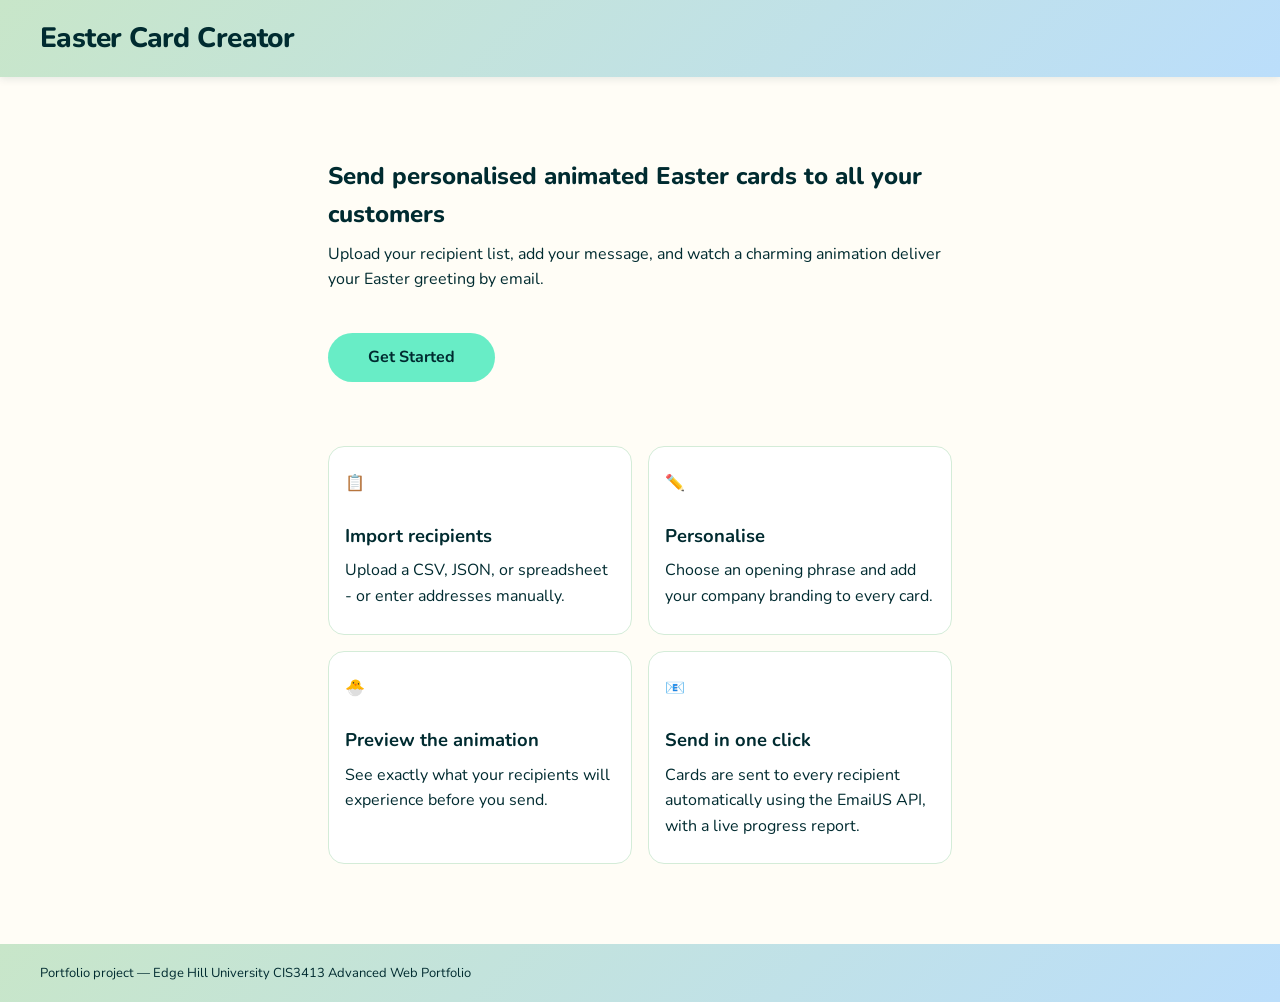
<file: index.html>
<!DOCTYPE html>
<html lang="en">
<head>
    <meta charset="UTF-8">
    <meta name="viewport" content="width=device-width, initial-scale=1.0">
    <link rel="stylesheet" href="css/layout.css"/>
    <link rel="stylesheet" href="css/styles.css"/>
    <title>Animated Easter Card Creator</title>
</head>
<body>
    <header>
        <h1>Easter Card Creator</h1>
    </header>
    <main>
        <section aria-labelledby="hero-heading">
            <h2 id="hero-heading" class="sr-only">Welcome</h2>
            <p>Send personalised animated Easter cards to all your customers</p>
            <p>Upload your recipient list, add your message, and watch a charming animation deliver your Easter greeting by email.</p>
            <a href="input.html">Get Started</a>
        </section>
        <section aria-labelledby="features-heading">
            <h2 id="features-heading" class="sr-only">Features</h2>
            <article>
                <span aria-hidden="true">&#x1F4CB;</span>
                <h3>Import recipients</h3>
                <p>Upload a CSV, JSON, or spreadsheet - or enter addresses manually.</p>
            </article>
            <article>
                <span aria-hidden="true">&#x270F;&#xFE0F;</span>
                <h3>Personalise</h3>
                <p>Choose an opening phrase and add your company branding to every card.</p>
            </article>
            <article>
                <span aria-hidden="true">&#x1F423;</span>
                <h3>Preview the animation</h3>
                <p>See exactly what your recipients will experience before you send.</p>
            </article>
            <article>
                <span aria-hidden="true">&#x1F4E7;</span>
                <h3>Send in one click</h3>
                <p>Cards are sent to every recipient automatically using the EmailJS API, with a live progress report.</p>
            </article>
        </section>
    </main>
    <footer>
        <small>Portfolio project &mdash; Edge Hill University CIS3413 Advanced Web Portfolio</small>
    </footer>
</body>
</html>
</file>
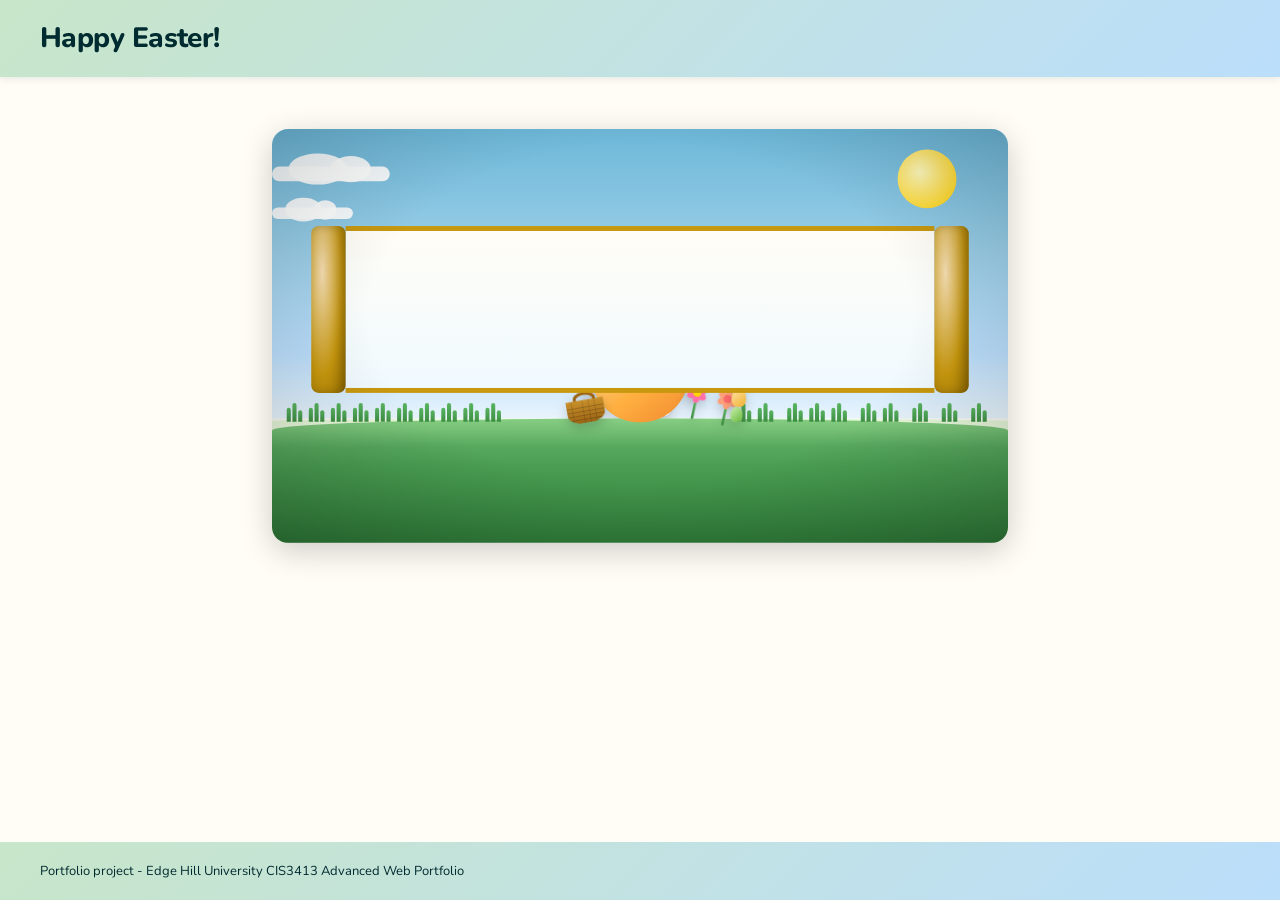
<file: card.html>
<!DOCTYPE html>
<html lang="en">
<head>
    <meta charset="UTF-8">
    <meta name="viewport" content="width=device-width, initial-scale=1.0">
    <link rel="stylesheet" href="css/styles.css"/>
    <link rel="stylesheet" href="css/card-shared.css"/>
    <title>Happy Easter!</title>
</head>
<body>
    <header>
        <h1>Happy Easter!</h1>
    </header>
    <main>
        <section id="card-stage" aria-label="Animated Easter card">
            <div class="scene" aria-hidden="true">
                <!-- Content injected dynamically by card.js -->
            </div>

            <!-- Screen-reader description of the full animation sequence -->
            <p class="sr-only">
                An animated Easter card. Depending on your choice, you will see either a playful bunny emerging from an egg, or a beautiful spring garden blooming in the sun. Both sequences end by revealing your personalised message on a scroll.
            </p>
        </section>
    </main>
    <footer>
        <small>Portfolio project - Edge Hill University CIS3413 Advanced Web Portfolio</small>
    </footer>

    <script src="js/card-personalise.js"></script>
    <script src="js/card.js"></script>
</body>
</html>
</file>
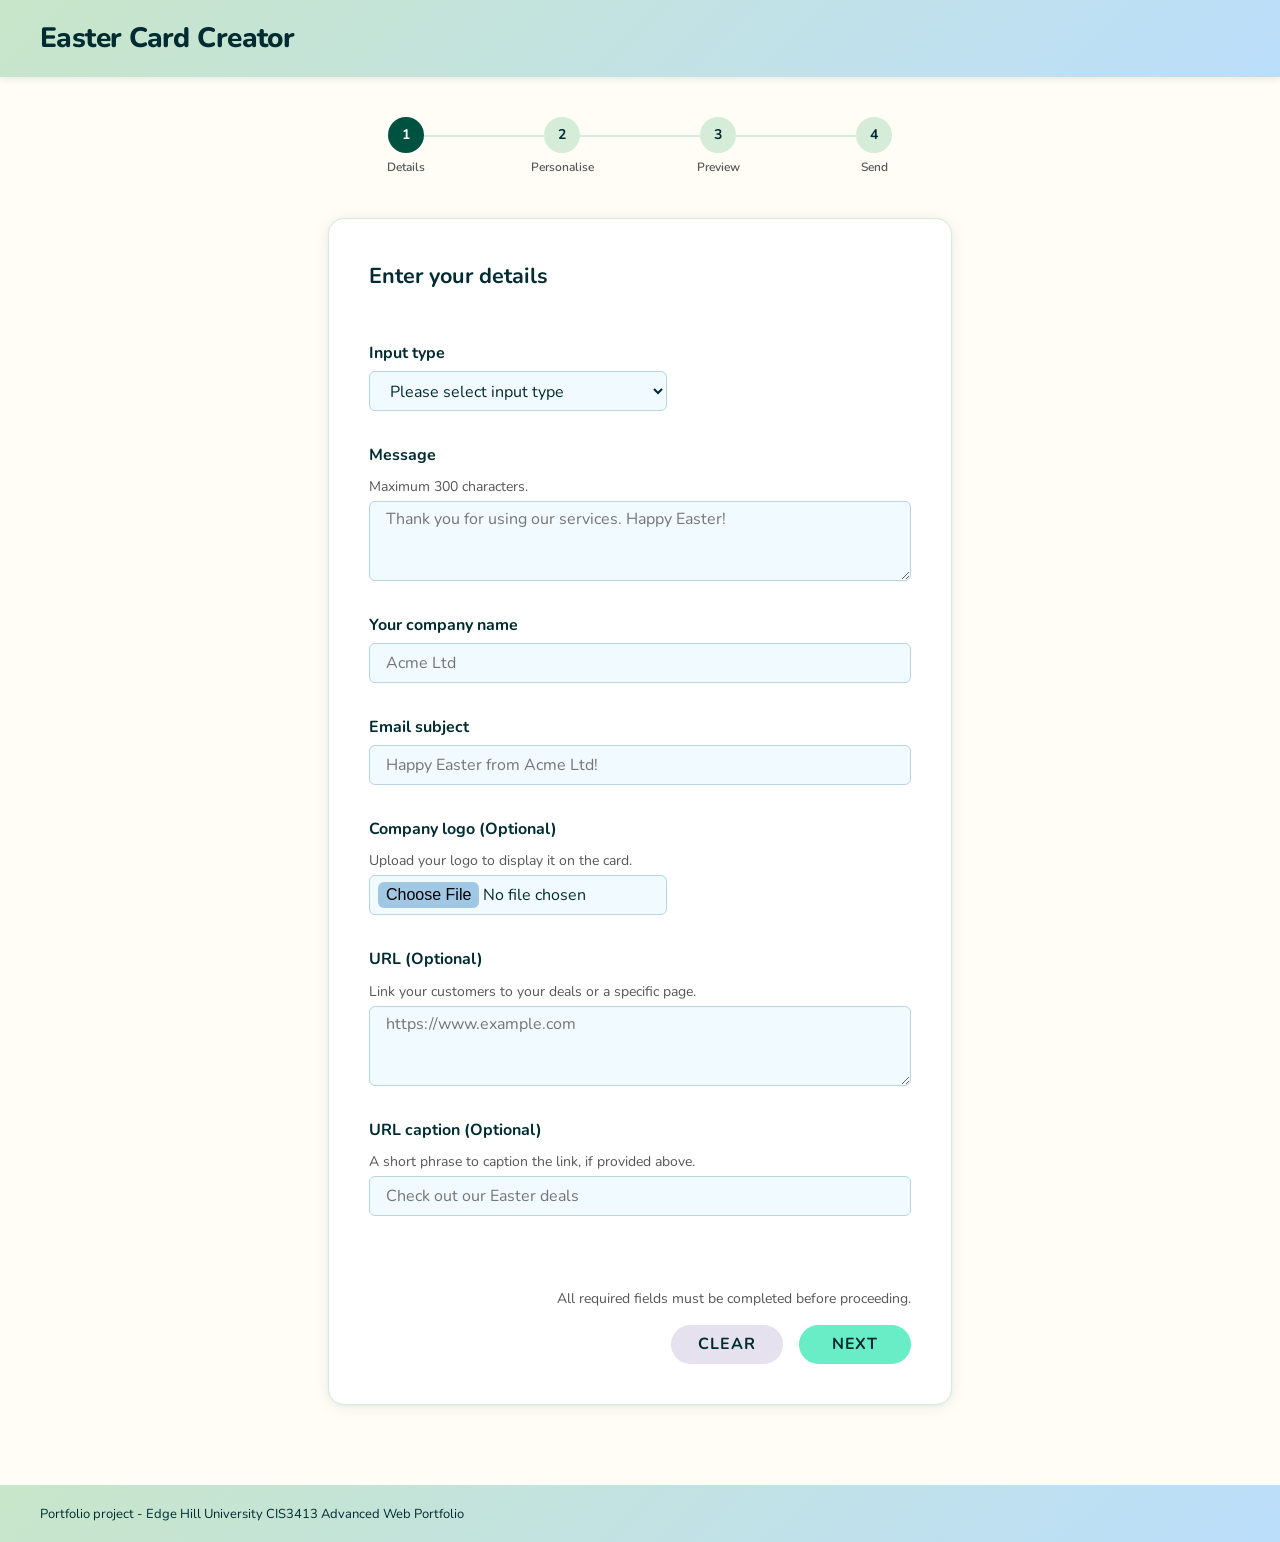
<file: input.html>
<!DOCTYPE html>
<html lang="en">
<head>
    <meta charset="UTF-8">
    <meta name="viewport" content="width=device-width, initial-scale=1.0">
    <link rel="stylesheet" href="css/layout.css"/>
    <link rel="stylesheet" href="css/styles.css"/>
    <title>Details — Animated Easter Card</title>
</head>
<body>
    <header>
        <h1>Easter Card Creator</h1>
    </header>
    <main>
        <nav aria-label="Progress steps">
            <ol>
                <li aria-current="step">
                    <span>1</span>
                    <span>Details</span>
                </li>
                <li>
                    <span>2</span>
                    <span>Personalise</span>
                </li>
                <li>
                    <span>3</span>
                    <span>Preview</span>
                </li>
                <li>
                    <span>4</span>
                    <span>Send</span>
                </li>
            </ol>
        </nav>

        <section aria-labelledby="details-heading">
            <h2 id="details-heading">Enter your details</h2>
            <form id="inputForm" action="selections.html" method="get">
                <label for="inputType">Input type</label>
                <select id="inputType" name="inputType" aria-required="true">
                    <option>Please select input type</option>
                    <option value="csv">CSV</option>
                    <option value="json">JSON</option>
                    <option value="xls">XLS</option>
                    <option value="xlsx">XLSX</option>
                    <option value="manual">Manual input</option>
                </select>
                <p id="inputType-error" aria-live="polite" hidden>Please select an input type.</p>

                <fieldset id="fileOptions" hidden>
                    <legend class="sr-only">File Upload</legend>
                    <label for="fileUpload">Upload file</label>
                    <input id="fileUpload" type="file">
                    <p id="fileUpload-error" aria-live="polite" hidden>Please upload a file.</p>
                </fieldset>

                <fieldset id="manualOptions" hidden>
                    <legend class="sr-only">Manual Data Entry</legend>
                    <label for="manualData">Recipient data</label>
                    <p id="manualData-help">
                        Enter one recipient per line. Email is required, name is optional. Format: email or email, name.
                    </p>
                    <textarea id="manualData" name="manualData" aria-describedby="manualData-help" placeholder="jane@example.com, Jane Smith&#10;john@example.com"></textarea>
                    <p id="manualData-error" aria-live="polite" hidden>Please enter at least one recipient. Each line must start with a valid email address (e.g. name@example.com, Name).</p>
                </fieldset>

                <label for="message">Message</label>
                <p id="message-help">Maximum 300 characters.</p>
                <textarea id="message" name="message" aria-describedby="message-help" placeholder="Thank you for using our services. Happy Easter!" aria-required="true" maxlength="300"></textarea>
                <p id="message-error" aria-live="polite" hidden>Please enter a message (maximum 300 characters).</p>

                <label for="companyName">Your company name</label>
                <input id="companyName" name="companyName" aria-describedby="companyName-help" type="text" placeholder="Acme Ltd" aria-required="true" maxlength="60">
                <p id="companyName-error" aria-live="polite" hidden>Please enter your company name (maximum 60 characters).</p>

                <label for="emailSubject">Email subject</label>
                <input id="emailSubject" name="emailSubject" type="text" placeholder="Happy Easter from Acme Ltd!" aria-required="true" maxlength="80">
                <p id="emailSubject-error" aria-live="polite" hidden>Please enter an email subject (maximum 80 characters).</p>

                <label for="companyLogo">Company logo <span>(Optional)</span></label>
                <p id="companyLogo-help">
                    Upload your logo to display it on the card.
                </p>
                <input id="companyLogo" name="companyLogo" aria-describedby="companyLogo-help" type="file" accept=".jpg,.jpeg,.png,.gif,.webp,.svg,image/*">

                <label for="url">URL <span>(Optional)</span></label>
                <p id="companyURL-help">
                    Link your customers to your deals or a specific page.
                </p>
                <textarea id="url" name="url" aria-describedby="companyURL-help" placeholder="https://www.example.com" rows="1"></textarea>
                <p id="url-error" aria-live="polite" hidden>Please enter a secure URL starting with https://</p>

                <label for="urlCaption">URL caption <span>(Optional)</span></label>
                <p id="URLcaption-help">
                    A short phrase to caption the link, if provided above.
                </p>
                <input id="urlCaption" name="urlCaption" aria-describedby="URLcaption-help" placeholder="Check out our Easter deals" type="text" maxlength="120">

                <div id="form-status-announcer" role="status" class="sr-only"></div>

                <fieldset class="form-actions">
                    <legend class="sr-only">Form Actions</legend>
                    <p>All required fields must be completed before proceeding.</p>
                    <button type="reset">Clear</button>
                    <button type="submit">Next</button>
                </fieldset>
            </form>
        </section>

    </main>
    <footer>
        <small>Portfolio project - Edge Hill University CIS3413 Advanced Web Portfolio</small>
    </footer>
    <script src="https://cdn.sheetjs.com/xlsx-latest/package/dist/xlsx.full.min.js"></script>
    <script src="js/input.js"></script>
</body>
</html>
</file>
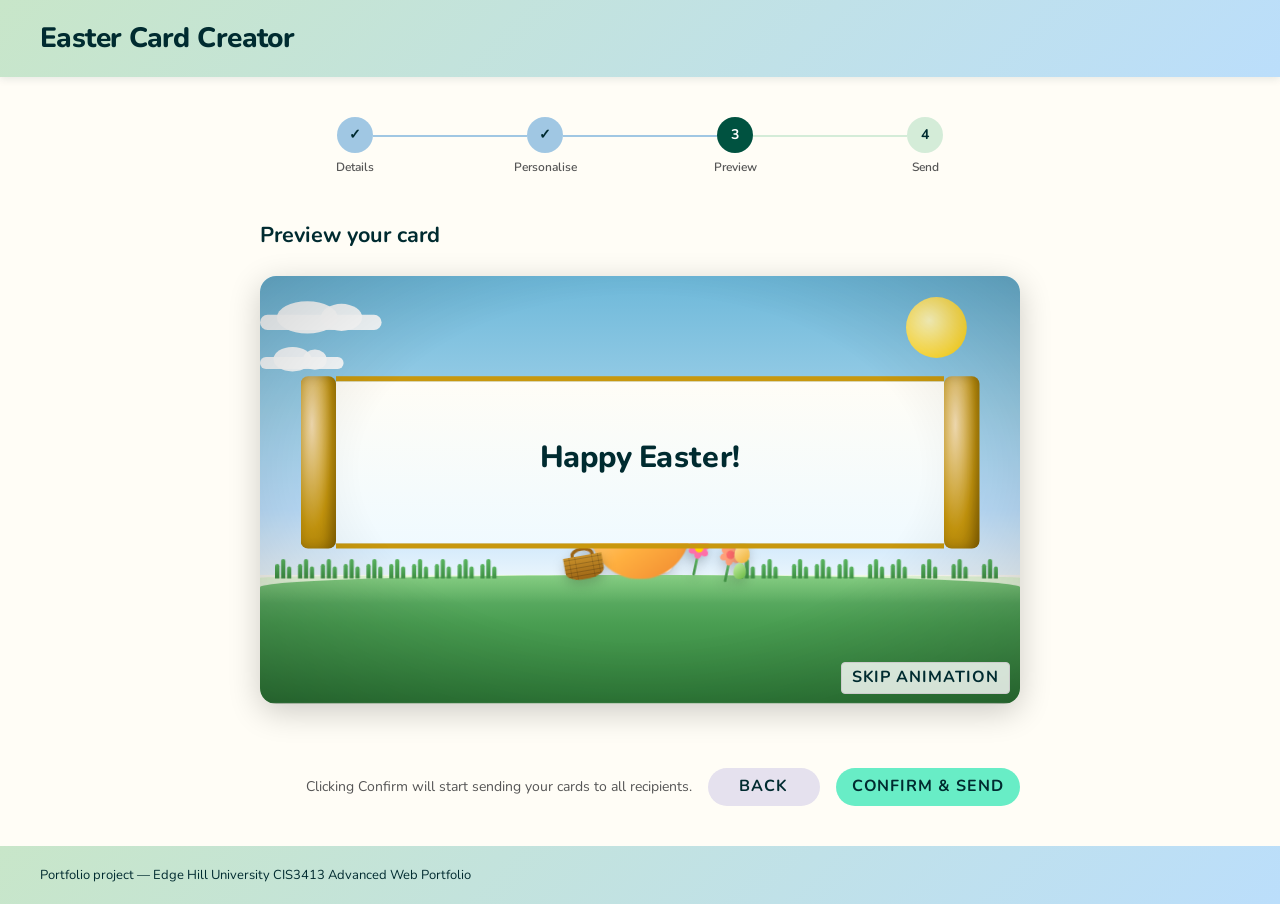
<file: preview.html>
<!DOCTYPE html>
<html lang="en">
<head>
    <meta charset="UTF-8">
    <meta name="viewport" content="width=device-width, initial-scale=1.0">
    <link rel="stylesheet" href="css/styles.css"/>
    <link rel="stylesheet" href="css/card-shared.css"/>
    <title>Preview — Animated Easter Card</title>
    <style>
        /* Exact layout overrides from backup preview.html */
        main {
            width: min(760px, 96vw);
            flex-direction: column;
            align-items: stretch;
            justify-content: flex-start;
        }
    </style>
</head>
<body>
    <header>
        <h1>Easter Card Creator</h1>
    </header>
    <main>

        <!-- Semantic step navigation matching the original look -->
        <nav aria-label="Progress steps">
            <ol>
                <li data-status="done">
                    <span>&#x2713;</span>
                    <span>Details</span>
                </li>
                <li data-status="done">
                    <span>&#x2713;</span>
                    <span>Personalise</span>
                </li>
                <li aria-current="step">
                    <span>3</span>
                    <span>Preview</span>
                </li>
                <li>
                    <span>4</span>
                    <span>Send</span>
                </li>
            </ol>
        </nav>

        <h2>Preview your card</h2>

        <!-- Using section here as in backup to avoid any figure default styling -->
        <section id="card-stage" aria-label="Card preview">
            <button id="btn-skip-anim" type="button" style="position:absolute; bottom:10px; right:10px; z-index:20; background:rgba(255,255,255,0.8); border:1px solid #ccc; padding:5px 10px; border-radius:4px; cursor:pointer;">Skip Animation</button>
            <img id="card-logo" hidden alt="Company logo">
            <div class="scene" aria-hidden="true">
                <!-- Content injected dynamically by card.js -->
            </div>
            <p class="sr-only">
                An animated Easter card preview. Depending on your choice, you will see either a playful bunny emerging from an egg, or a beautiful spring garden blooming in the sun. Both sequences end by revealing your personalised message on a scroll.
            </p>
        </section>

        <form action="sending.html" method="get">
            <div class="buttons">
                <p class="help">Clicking Confirm will start sending your cards to all recipients.</p>
                <button type="button" onclick="history.back()">Back</button>
                <button type="submit" class="next">Confirm &amp; Send</button>
            </div>
        </form>

    </main>
    <footer>
        <small>Portfolio project &mdash; Edge Hill University CIS3413 Advanced Web Portfolio</small>
    </footer>
    <script src="js/card.js"></script>
    <script src="js/preview.js"></script>
</body>
</html>
</file>
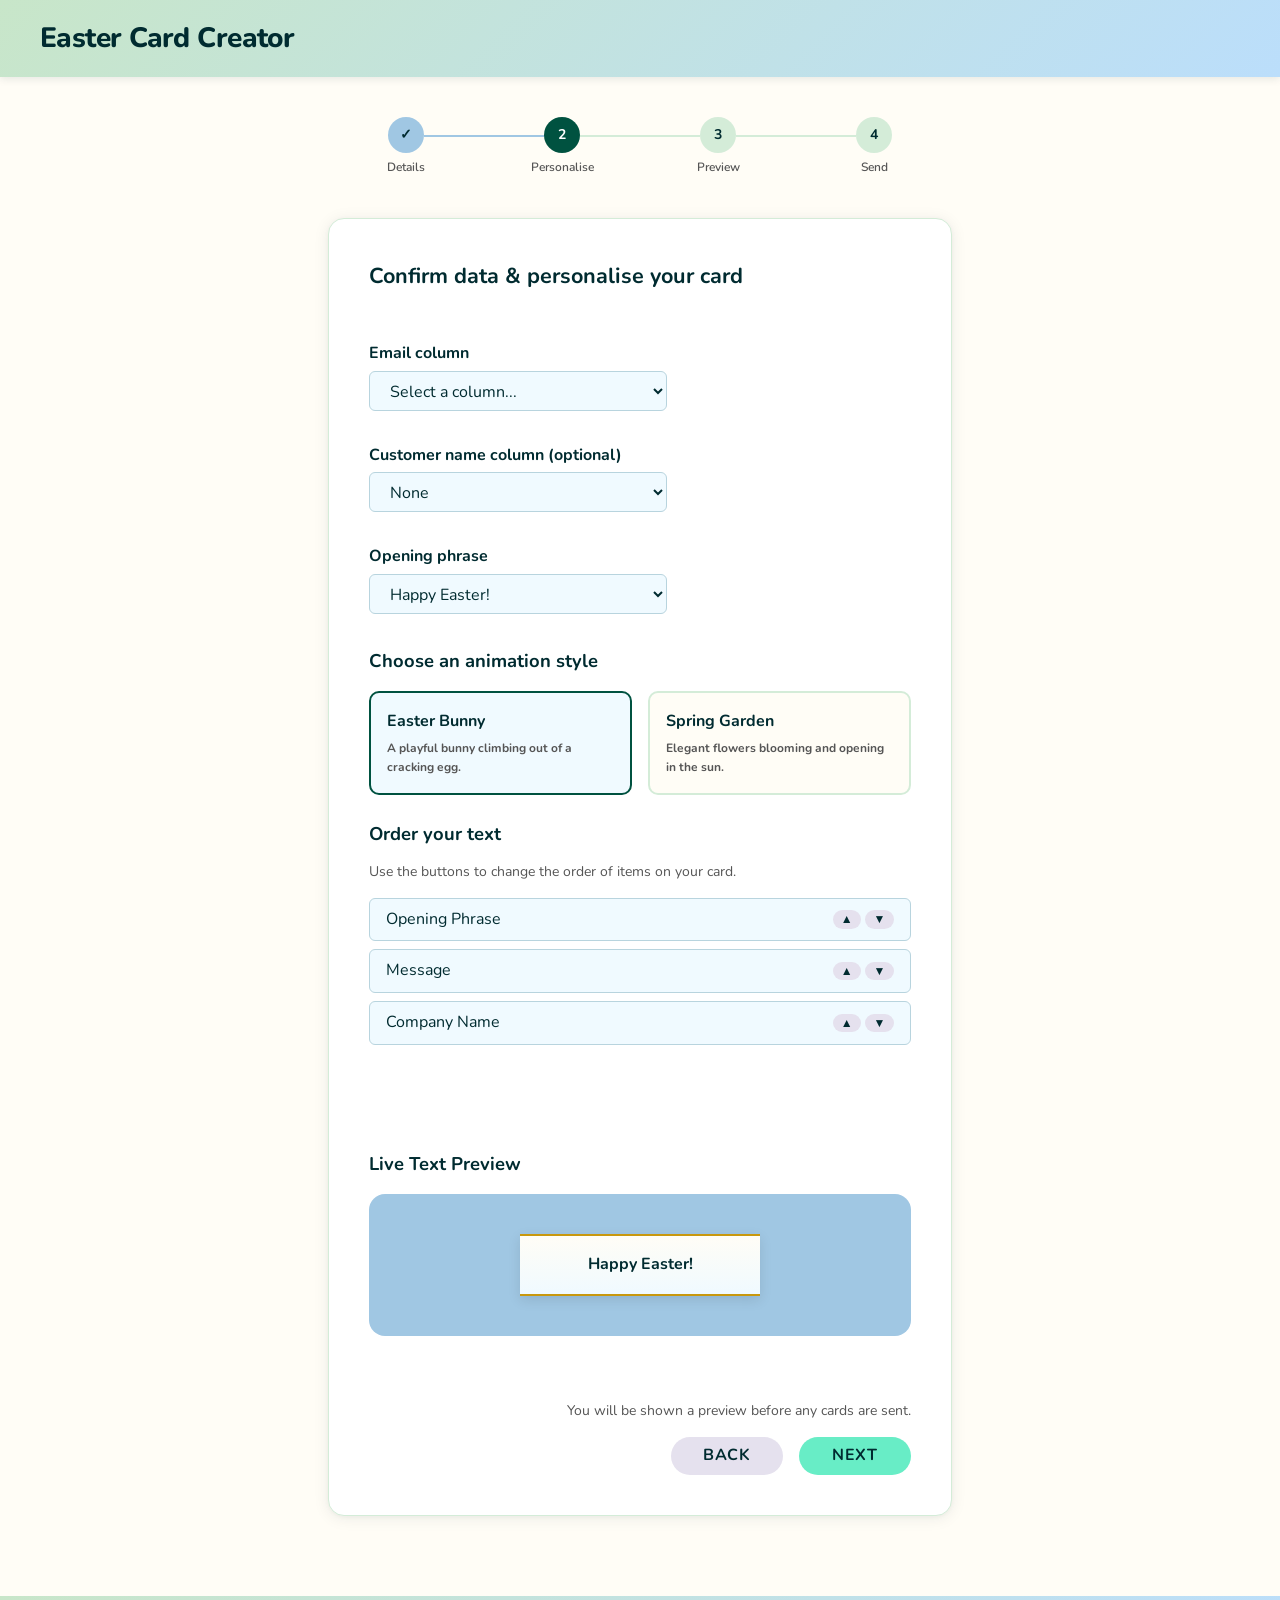
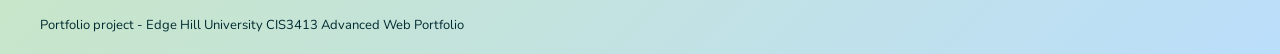
<file: selections.html>
<!DOCTYPE html>
<html lang="en">
<head>
    <meta charset="UTF-8">
    <meta name="viewport" content="width=device-width, initial-scale=1.0">
    <link rel="stylesheet" href="css/layout.css"/>
    <link rel="stylesheet" href="css/styles.css"/>
    <title>Personalise — Animated Easter Card</title>
</head>
<body>
    <header>
        <h1>Easter Card Creator</h1>
    </header>
    <main>
        <nav aria-label="Progress steps">
            <ol>
                <li data-status="done">
                    <span>&#x2713;</span>
                    <span>Details</span>
                </li>
                <li aria-current="step">
                    <span>2</span>
                    <span>Personalise</span>
                </li>
                <li>
                    <span>3</span>
                    <span>Preview</span>
                </li>
                <li>
                    <span>4</span>
                    <span>Send</span>
                </li>
            </ol>
        </nav>

        <section aria-labelledby="personalise-heading">
            <h2 id="personalise-heading">Confirm data &amp; personalise your card</h2>
            <form action="preview.html" method="get">
                <label for="emailColumn">Email column</label>
                <select id="emailColumn" name="emailColumn">
                    <option value="">Select a column...</option>
                </select>
                <p id="emailColumn-error" aria-live="polite" hidden>The selected column does not appear to contain valid email addresses. Please choose a different column.</p>

                <label for="nameColumn">Customer name column <span>(optional)</span></label>
                <select id="nameColumn" name="nameColumn">
                    <option value="">None</option>
                </select>

                <label for="openingPhrase">Opening phrase</label>
                <select id="openingPhrase" name="openingPhrase">
                    <option value="happy-easter">Happy Easter!</option>
                    <option value="wishing-you">Wishing you a joyful Easter!</option>
                    <option value="warmest">Our warmest Easter greetings to you</option>
                    <option value="hi-name">Happy Easter, {customer name}!</option>
                    <option value="dear-name">Dear {customer name},</option>
                    <option value="from-company">From all of us at {company name},</option>
                    <option value="dear-name-from-company">Dear {customer name}, from all of us at {company name}</option>
                    <option value="custom">Custom phrase...</option>
                </select>

                <div id="customPhraseContainer" hidden="">
                    <label for="customPhrase">Your custom phrase</label>
                    <p class="help">Use {customer name} or {company name} to include them in your text.</p>
                    <textarea id="customPhrase" name="customPhrase" placeholder="Happy Easter to everyone at {company name}!"></textarea>
                </div>

                <section id="themeSection">
                    <h3>Choose an animation style</h3>
                    <fieldset>
                        <legend class="sr-only">Animation theme selection</legend>
                        <div class="theme-options">
                            <label class="theme-option">
                                <input type="radio" name="animTheme" value="bunny" checked>
                                <span class="theme-card">
                                    <strong>Easter Bunny</strong>
                                    <small>A playful bunny climbing out of a cracking egg.</small>
                                </span>
                            </label>
                            <label class="theme-option">
                                <input type="radio" name="animTheme" value="garden">
                                <span class="theme-card">
                                    <strong>Spring Garden</strong>
                                    <small>Elegant flowers blooming and opening in the sun.</small>
                                </span>
                            </label>
                        </div>
                    </fieldset>
                </section>

                <section id="reorderSection">
                    <h3>Order your text</h3>
                    <fieldset>
                        <legend class="sr-only">Message ordering</legend>
                        <p class="help">Use the buttons to change the order of items on your card.</p>
                        <ol id="messageOrder" class="reorder-list">
                            <li data-id="phrase">
                                <span>Opening Phrase</span>
                                <div class="reorder-buttons">
                                    <button type="button" class="btn-up" aria-label="Move phrase up">&#9650;</button>
                                    <button type="button" class="btn-down" aria-label="Move phrase down">&#9660;</button>
                                </div>
                            </li>
                            <li data-id="message">
                                <span>Message</span>
                                <div class="reorder-buttons">
                                    <button type="button" class="btn-up" aria-label="Move message up">&#9650;</button>
                                    <button type="button" class="btn-down" aria-label="Move message down">&#9660;</button>
                                </div>
                            </li>
                            <li data-id="company">
                                <span>Company Name</span>
                                <div class="reorder-buttons">
                                    <button type="button" class="btn-up" aria-label="Move company name up">&#9650;</button>
                                    <button type="button" class="btn-down" aria-label="Move company name down">&#9660;</button>
                                </div>
                            </li>
                        </ol>
                    </fieldset>
                </section>

                <section id="previewSection">
                    <h3>Live Text Preview</h3>
                    <div id="livePreviewContainer">
                        <div id="livePreviewScroll" aria-live="polite">
                            <!-- content injected via JS -->
                        </div>
                    </div>
                </section>

                <fieldset class="form-actions">
                    <legend class="sr-only">Form Actions</legend>
                    <p>You will be shown a preview before any cards are sent.</p>
                    <button type="button" onclick="history.back()">Back</button>
                    <button type="submit">Next</button>
                </fieldset>
            </form>
        </section>

    </main>
    <footer>
        <small>Portfolio project - Edge Hill University CIS3413 Advanced Web Portfolio</small>
    </footer>
    <script src="js/selections.js"></script>
</body>
</html>
</file>
<file: css/layout.css>
:root {
    --input-height:          2.5rem;
    --input-long-height:     5rem;
    --input-width-text:      100%;
    --input-width-other:     55%;

    --space-xs:  0.25rem;
    --space-s:   0.5rem;
    --space-m:   1rem;
    --space-l:   1.5rem;
    --space-xl:  2.5rem;
    --space-2xl: 4rem;
}

*, *::before, *::after {
    box-sizing: border-box;
    margin: 0;
    padding: 0;
}

body {
    display: flex;
    flex-direction: column;
    min-height: 100vh;
}

header {
    padding: var(--space-m) var(--space-xl);
    display: flex;
    align-items: center;
    gap: var(--space-m);
}

main {
    width: min(640px, 94vw);
    margin: var(--space-xl) auto;
    flex: 1;
    padding: 0 var(--space-s);
}

/* ... keep other styles ... */

@media (max-width: 600px) {
    /* Layout: Stack elements vertically */
    form > fieldset:last-child, 
    .buttons,
    .theme-options,
    .reorder-list li {
        flex-direction: column;
        align-items: stretch;
    }

    /* Reset width for mobile-friendly inputs */
    select, 
    input[type="file"],
    .theme-option {
        width: 100% !important;
    }

    .reorder-list li {
        align-items: flex-start;
        gap: var(--space-s);
    }

    .reorder-buttons {
        width: 100%;
        justify-content: flex-end;
    }

    /* Buttons: Full width for touch targets */
    button {
        width: 100%;
    }

    form > fieldset:last-child p,
    .buttons .help {
        text-align: center;
        margin-bottom: var(--space-s);
    }

    /* Shrink progress steps to fit screen */
    nav li {
        min-width: 4rem;
    }

    nav li span:first-child {
        width: 1.75rem;
        height: 1.75rem;
        font-size: 0.75rem;
    }

    nav li span:last-child {
        font-size: 0.65rem;
    }

    nav li:not(:last-child)::after {
        top: 0.875rem;
        left: calc(50% + 0.875rem);
        width: calc(100% - 1.75rem);
    }
}

footer {
    padding: var(--space-m) var(--space-xl);
    margin-top: auto;
}

main > section:has(form),
main > section[aria-labelledby="sending-heading"] > div {
    padding: var(--space-xl);
    margin-bottom: var(--space-xl);
}

nav ol {
    display: flex;
    align-items: flex-start;
    justify-content: center;
    margin-bottom: var(--space-xl);
    list-style: none;
}

nav li {
    display: flex;
    flex-direction: column;
    align-items: center;
    gap: 0.35rem;
    min-width: 5.5rem;
    position: relative;
    flex: 1;
}

nav li span:first-child {
    width: 2.25rem;
    height: 2.25rem;
    display: flex;
    align-items: center;
    justify-content: center;
}

nav li:not(:last-child)::after {
    content: '';
    position: absolute;
    height: 2px;
    top: 1.125rem;
    left: calc(50% + 1.125rem);
    width: calc(100% - 2.25rem);
}

form {
    display: flex;
    flex-direction: column;
}

form label {
    margin-top: var(--space-l);
    margin-bottom: var(--space-xs);
    display: block;
}

form p {
    margin: var(--space-xs) 0;
}

input,
textarea,
select {
    height: var(--input-height);
    margin-bottom: var(--space-s);
}

input[type="text"],
input[type="email"],
input[type="url"],
textarea {
    padding: var(--space-s) var(--space-m);
    width: var(--input-width-text);
}

textarea {
    height: var(--input-long-height);
    line-height: 1.2;
}

#url {
    height: auto;
}

select {
    width: var(--input-width-other);
    padding: var(--space-xs) var(--space-s);
}

input[type="file"] {
    width: var(--input-width-other);
    height: auto;
    padding: 0.375rem var(--space-s);
}

input[type="file"]::file-selector-button {
    padding: var(--space-xs) var(--space-s);
}

form > fieldset:last-child {
    display: flex;
    flex-wrap: wrap;
    gap: var(--space-m);
    justify-content: flex-end;
    margin-top: var(--space-xl);
    padding-top: var(--space-l);
    align-items: center;
}

form > fieldset:last-child p {
    width: 100%;
    text-align: right;
    margin: 0;
}

button {
    padding: 0.6rem var(--space-xl);
    min-width: 7rem;
}

main > section:first-of-type:not(:has(form)) {
    padding: var(--space-xl) 0 var(--space-l);
}

main > section:first-of-type:not(:has(form)) p:first-of-type {
    margin-bottom: var(--space-s);
}

main > section:first-of-type:not(:has(form)) p:last-of-type {
    margin-bottom: var(--space-xl);
}

main > section:first-of-type:not(:has(form)) a {
    padding: 0.75rem 2.5rem;
}

main > section:last-of-type:not(:has(form)) article {
    padding: var(--space-l) var(--space-m);
}

main > section:last-of-type:not(:has(form)) article span {
    display: block;
    margin-bottom: var(--space-s);
}

.sr-only {
    position: absolute;
    width: 1px;
    height: 1px;
    padding: 0;
    margin: -1px;
    overflow: hidden;
    clip: rect(0, 0, 0, 0);
    white-space: nowrap;
}

#progress-container {
    margin: var(--space-m) 0 var(--space-l);
}

#progress-track {
    height: 1rem;
}

#progress-fill {
    height: 100%;
}

#progress-label {
    margin-top: var(--space-xs);
}

#sending-status {
    margin-bottom: var(--space-m);
}

#sending-results {
    list-style: none;
    padding: 0;
    margin: var(--space-m) 0;
}

#sending-results li {
    padding: var(--space-xs) 0;
}

/* Reorder List Styles */
.reorder-list {
    list-style: none;
    padding: 0;
    margin: var(--space-m) 0;
}

.reorder-list li {
    background: var(--colour-input);
    border: 1px solid #B8D4DE;
    border-radius: var(--border-radius-sm);
    padding: var(--space-s) var(--space-m);
    margin-bottom: var(--space-s);
    display: flex;
    justify-content: space-between;
    align-items: center;
    flex: none; /* Override standard nav li flex */
}

.reorder-buttons {
    display: flex;
    gap: var(--space-xs);
}

.reorder-buttons button {
    padding: 2px 8px;
    min-width: auto;
    font-size: 0.75rem;
}

/* Theme Selection Styles */
.theme-options {
    display: flex;
    gap: var(--space-m);
    margin-top: var(--space-s);
}

.theme-option {
    flex: 1;
    cursor: pointer;
    margin: 0 !important;
}

/* Visually hide input but keep keyboard accessible */
.theme-option input {
    position: absolute;
    width: 1px;
    height: 1px;
    padding: 0;
    margin: -1px;
    overflow: hidden;
    clip: rect(0, 0, 0, 0);
    white-space: nowrap;
    border: 0;
}

.theme-card {
    display: flex;
    flex-direction: column;
    padding: var(--space-m);
    border: 2px solid var(--colour-card-border);
    border-radius: var(--border-radius-md);
    background: var(--colour-bg);
    transition: all 0.2s ease;
}

.theme-option input:checked + .theme-card {
    border-color: var(--colour-confirm-hover);
    background: var(--colour-input);
}

.theme-option input:focus + .theme-card {
    outline: 2px solid var(--colour-confirm-hover);
    outline-offset: 2px;
}

.theme-card strong {
    display: block;
    font-size: 1rem;
    color: var(--colour-text);
}

.theme-card small {
    font-size: 0.75rem;
    color: var(--colour-text-secondary);
    margin-top: 4px;
}

/* Live Preview Styles */
#previewSection {
    margin-top: var(--space-xl);
    padding-top: var(--space-l);
}

#livePreviewContainer {
    background: #A0C7E3; /* Matching preview-bg */
    padding: var(--space-xl);
    border-radius: var(--border-radius-lg);
    display: flex;
    justify-content: center;
    margin-top: var(--space-m);
}

#livePreviewScroll {
    background: linear-gradient(180deg, #FFFDF6 0%, #F0FAFF 100%);
    border-top: 2px solid #c8980e;
    border-bottom: 2px solid #c8980e;
    padding: var(--space-m) var(--space-l);
    min-width: 240px;
    text-align: center;
    font-weight: 700;
    white-space: pre-line;
    box-shadow: 0 4px 12px rgba(0,0,0,0.1);
}
</file>
<file: css/styles.css>
@import url('https://fonts.googleapis.com/css2?family=Nunito:wght@400;600;700;800&display=swap');

/* =====================================================================
   DESIGN TOKENS
   All contrast ratios verified against WCAG 2.1 AAA (7:1 normal text,
   4.5:1 large text). Calculations use the relative-luminance formula.
   ===================================================================== */
:root {
    /* Palette */
    --colour-bg:             #FFFDF6;  /* warm white page background */
    --colour-card-bg:        #FFFFFF;  /* white card surface */
    --colour-card-border:    #D4ECD8;  /* soft mint border */

    --colour-header-from:    #C8E6C9;  /* spring green – gradient start */
    --colour-header-to:      #BBDEFB;  /* sky blue   – gradient end   */

    --colour-confirm:        #68EDC6;  /* mint CTA button (dark text on it ✓ 9.6:1 AAA) */
    --colour-preview-bg:     #A0C7E3;  /* sky-blue accent / footer     */
    --colour-input:          #F0FAFF;  /* very-light input background  */
    --colour-cancel:         #E5E1EE;  /* lavender secondary button    */

    --colour-text:           #002B30;  /* dark teal – main text (13.5:1 on --colour-bg AAA) */
    --colour-text-secondary: #555555;  /* dark grey – help text  (7.3:1 on white AAA)       */
    --colour-error:          #7A1A1A;  /* dark red  – error text (9.7:1 on white AAA)        */

    /* Hover / interactive states */
    --colour-confirm-hover:  #005240;  /* dark green (8.6:1 vs white AAA) */
    --colour-cancel-hover:   #7A1A1A;  /* dark red   (9.7:1 vs white AAA) */
    --colour-file-btn-hover: #154A6C;  /* dark blue  (9.4:1 vs white AAA) */
    --colour-hover-text:     #FFFFFF;

    /* Step-progress colours */
    --colour-step-inactive:  #D4ECD8;  /* light mint  – inactive dot bg   */
    --colour-step-done:      #A0C7E3;  /* sky blue    – completed dot bg   */
    --colour-step-active:    #005240;  /* dark green  – active dot bg (white text 8.6:1 AAA) */
    --colour-step-connector: #D4ECD8;

    /* Typography */
    --font-size-base:        16px;
    --font-size-h1:          1.75rem;
    --font-size-h2:          1.35rem;
    --font-size-label:       1rem;
    --font-size-input:       1rem;
    --font-size-help:        0.875rem;
    --font-size-button:      1rem;
    --font-size-small:       0.8125rem;

    --font-weight-regular:   400;
    --font-weight-semibold:  600;
    --font-weight-bold:      700;
    --font-weight-extrabold: 800;

    /* Borders & radius */
    --border-width-input:    1px;
    --border-radius-sm:      0.375rem;
    --border-radius-md:      0.625rem;
    --border-radius-lg:      1rem;
    --border-radius-pill:    9999px;

    /* Inputs */
    --input-height:          2.5rem;
    --input-long-height:     5rem;
    --input-width-text:      100%;
    --input-width-other:     55%;

    /* Spacing */
    --space-xs:  0.25rem;
    --space-s:   0.5rem;
    --space-m:   1rem;
    --space-l:   1.5rem;
    --space-xl:  2.5rem;
    --space-2xl: 4rem;

    /* Shadow */
    --shadow-card: 0 2px 16px rgba(0, 43, 48, 0.08), 0 1px 4px rgba(0, 43, 48, 0.04);
    --shadow-input-focus: 0 0 0 3px rgba(0, 82, 64, 0.18);
}

/* =====================================================================
   RESET & BASE
   ===================================================================== */
*, *::before, *::after {
    box-sizing: border-box;
}

* {
    font-family: 'Nunito', 'Trebuchet MS', Arial, sans-serif;
    color: var(--colour-text);
    font-size: var(--font-size-base);
    margin: 0;
    padding: 0;
}

body {
    background-color: var(--colour-bg);
    display: flex;
    flex-direction: column;
    min-height: 100vh;
    line-height: 1.6;
}

/* =====================================================================
   LAYOUT
   ===================================================================== */
header {
    background: linear-gradient(135deg, var(--colour-header-from) 0%, var(--colour-header-to) 100%);
    padding: var(--space-m) var(--space-xl);
    display: flex;
    align-items: center;
    gap: var(--space-m);
    box-shadow: 0 2px 8px rgba(0, 43, 48, 0.10);
}

h1 {
    font-size: var(--font-size-h1);
    font-weight: var(--font-weight-extrabold);
    letter-spacing: -0.02em;
}

h2 {
    font-size: var(--font-size-h2);
    font-weight: var(--font-weight-bold);
    margin-bottom: var(--space-l);
}

h3 {
    font-size: 1.15rem;
    font-weight: var(--font-weight-bold);
    margin-top: var(--space-l);
    margin-bottom: var(--space-s);
}

main {
    width: min(640px, 92vw);
    margin: var(--space-xl) auto;
    flex: 1;
}

footer {
    background: linear-gradient(135deg, var(--colour-header-from) 0%, var(--colour-header-to) 100%);
    padding: var(--space-m) var(--space-xl);
    margin-top: auto;
}

footer small {
    font-size: var(--font-size-small);
    color: var(--colour-text);
}

/* =====================================================================
   CARD CONTAINER  (wraps forms and content blocks)
   ===================================================================== */
.card, main > section:has(form), main > section[aria-labelledby="sending-heading"] > div {
    background: var(--colour-card-bg);
    border: 1px solid var(--colour-card-border);
    border-radius: var(--border-radius-lg);
    padding: var(--space-xl);
    box-shadow: var(--shadow-card);
    margin-bottom: var(--space-xl);
}

/* =====================================================================
   STEP PROGRESS
   ===================================================================== */
.steps, nav ol {
    display: flex;
    align-items: flex-start;
    justify-content: center;
    margin-bottom: var(--space-xl);
    list-style: none;
    padding: 0;
}

.step, nav li {
    display: flex;
    flex-direction: column;
    align-items: center;
    gap: 0.35rem;
    min-width: 5.5rem;
    position: relative;
    flex: 1;
}

.step__dot, nav li span:first-child {
    width: 2.25rem;
    height: 2.25rem;
    border-radius: 50%;
    background: var(--colour-step-inactive);
    color: var(--colour-text);
    display: flex;
    align-items: center;
    justify-content: center;
    font-weight: var(--font-weight-bold);
    font-size: 0.875rem;
    position: relative;
    z-index: 1;
    transition: background-color 0.2s;
}

.step--active .step__dot, nav li[aria-current="step"] span:first-child {
    background: var(--colour-step-active);
    color: var(--colour-hover-text);
}

.step--done .step__dot, nav li[data-status="done"] span:first-child {
    background: var(--colour-step-done);
    color: var(--colour-text);
}

.step__label, nav li span:last-child {
    font-size: 0.75rem;
    font-weight: var(--font-weight-semibold);
    color: var(--colour-text-secondary);
    white-space: nowrap;
    text-align: center;
}

.step-connector {
    flex: 1;
    height: 2px;
    background: var(--colour-step-connector);
    align-self: flex-start;
    margin-top: 1.125rem;
    min-width: 1.5rem;
}

nav li:not(:last-child)::after {
    content: '';
    position: absolute;
    height: 2px;
    top: 1.125rem;
    left: calc(50% + 1.125rem);
    width: calc(100% - 2.25rem);
    background: var(--colour-step-connector);
}

nav li[data-status="done"]:not(:last-child)::after {
    background: var(--colour-step-done);
}

/* =====================================================================
   FORMS
   ===================================================================== */
form { display: flex; flex-direction: column; }

fieldset {
    border: none;
    padding: 0;
    margin: 0;
}

label {
    font-size: var(--font-size-label);
    font-weight: var(--font-weight-bold);
    margin-top: var(--space-l);
    margin-bottom: var(--space-xs);
    display: block;
}

.help, form p:not([id$="-error"]) {
    font-size: var(--font-size-help);
    color: var(--colour-text-secondary);
    margin: var(--space-xs) 0;
    line-height: 1.5;
}

.error, form p[id$="-error"] {
    font-size: var(--font-size-help);
    font-weight: var(--font-weight-semibold);
    color: var(--colour-error);
    margin: var(--space-xs) 0;
}

input, textarea, select {
    font-size: var(--font-size-input);
    background-color: var(--colour-input);
    border: var(--border-width-input) solid #B8D4DE;
    border-radius: var(--border-radius-sm);
    color: var(--colour-text);
    padding: var(--space-s) var(--space-m);
}

input, select {
    height: var(--input-height);
}

textarea {
    min-height: var(--input-long-height);
    resize: vertical;
}

input:focus, textarea:focus, select:focus {
    outline: none;
    border-color: var(--colour-confirm-hover);
    box-shadow: var(--shadow-input-focus);
}

input[type="file"] {
    height: auto;
    padding: 0.375rem var(--space-s);
}

input[type="file"]::file-selector-button {
    background-color: var(--colour-preview-bg);
    padding: var(--space-xs) var(--space-s);
    border: none;
    border-radius: var(--border-radius-sm);
    cursor: pointer;
}

/* =====================================================================
   BUTTONS
   ===================================================================== */
.buttons, form > fieldset:last-child {
    display: flex;
    flex-wrap: wrap;
    gap: var(--space-m);
    justify-content: flex-end;
    margin-top: var(--space-xl);
    padding-top: var(--space-l);
    align-items: center;
}

button {
    font-size: var(--font-size-button);
    font-weight: var(--font-weight-bold);
    text-transform: uppercase;
    letter-spacing: 0.06em;
    padding: 0.6rem var(--space-m); /* Reduced from space-xl for better fit */
    border-radius: var(--border-radius-pill);
    border: none;
    cursor: pointer;
    transition: all 0.15s;
    white-space: normal; /* Allow text wrapping */
    line-height: 1.2;
    min-width: 7rem;
}

button[type="submit"] { background-color: var(--colour-confirm); color: var(--colour-text); }
button[type="submit"]:hover { background-color: var(--colour-confirm-hover); color: var(--colour-hover-text); }

button[type="reset"], button[type="button"] { background-color: var(--colour-cancel); color: var(--colour-text); }
button[type="reset"]:hover, button[type="button"]:hover { background-color: var(--colour-cancel-hover); color: var(--colour-hover-text); }

/* =====================================================================
   LANDING PAGE (index.html)
   ===================================================================== */
main > section:first-of-type:not(:has(form)) { padding: var(--space-xl) 0 var(--space-l); }
main > section:first-of-type:not(:has(form)) p:first-of-type { font-size: 1.5rem; font-weight: var(--font-weight-extrabold); }
main > section:first-of-type:not(:has(form)) a {
    display: inline-block;
    background: var(--colour-confirm);
    color: var(--colour-text);
    text-decoration: none;
    padding: 0.75rem 2.5rem;
    border-radius: var(--border-radius-pill);
    font-weight: var(--font-weight-bold);
}
main > section:first-of-type:not(:has(form)) a:hover { background: var(--colour-confirm-hover); color: var(--colour-hover-text); }

main > section:last-of-type:not(:has(form)) {
    display: grid;
    grid-template-columns: repeat(2, 1fr);
    gap: var(--space-m);
    margin: var(--space-xl) 0;
}

main > section:last-of-type:not(:has(form)) article {
    background: var(--colour-card-bg);
    border: 1px solid var(--colour-card-border);
    border-radius: var(--border-radius-lg);
    padding: var(--space-l) var(--space-m);
}

@media (max-width: 600px) {
    main > section:last-of-type:not(:has(form)) {
        grid-template-columns: 1fr;
    }
}
    position: absolute;
    width: 1px;
    height: 1px;
    padding: 0;
    margin: -1px;
    overflow: hidden;
    clip: rect(0, 0, 0, 0);
    white-space: nowrap;
    border: 0;
}
</file>
<file: css/card-shared.css>
/* ============================================================
   SHARED STAGE & ENVIRONMENT STYLES
   Used by all Easter Card animation themes.
============================================================ */

/* Remove the 60 vw cap from styles.css so the stage can fill the page.
   We only apply this flex layout when the main element DOES NOT contain a nav,
   to avoid breaking the multi-step wizard layout. */
main:not(:has(nav)) {
    width: 100%;
    padding: 0.75rem;
    box-sizing: border-box;
    display: flex;
    align-items: center;
    justify-content: center;
}

/* For the Preview step in the wizard, we allow the main container to be 
   wider than the standard 640px so the animation has more room. 
   Restored to original design width (760px) and ensured it centers 
   all children vertically. */
main:has(#card-stage) {
    width: min(760px, 96vw);
    display: flex;
    flex-direction: column;
    align-items: stretch;
    justify-content: flex-start;
}

/* ============================================================
   STAGE
============================================================ */
#card-stage {
    position: relative;
    margin: 0;
    aspect-ratio: 16 / 9;
    overflow: hidden;
    border-radius: 1rem;
    box-shadow: 0 8px 32px rgba(0, 0, 0, 0.2), inset 0 0 60px rgba(0, 0, 0, 0.06);
}

/* Vignette — darkens the corners for cinematic depth */
#card-stage::after {
    content: '';
    position: absolute;
    inset: 0;
    border-radius: 1rem;
    background: radial-gradient(ellipse at 50% 45%, transparent 52%, rgba(0, 0, 0, 0.20) 100%);
    pointer-events: none;
    z-index: 2;
}

#card-logo {
    position: absolute;
    top: 2%;
    left: 2%;
    max-height: 12%;
    max-width: 15%;
    object-fit: contain;
    z-index: 10;
    border-radius: 0.25rem;
}

.scene {
    position: absolute;
    inset: 0;
}

/* ============================================================
   SKY
============================================================ */
.sky {
    position: absolute;
    inset: 0 0 30% 0;
    background: linear-gradient(
        to bottom,
        #6db8d9 0%,
        #9ccfe8 45%,
        #BBDEFB 78%,
        #E8F4FC 100%
    );
}

/* ============================================================
   SUN
============================================================ */
.sun {
    position: absolute;
    top: 5%;
    right: 7%;
    width: 8%;
    aspect-ratio: 1;
    border-radius: 50%;
    background: radial-gradient(circle at 38% 38%, #fffac0 0%, #ffe566 45%, #ffd000 100%);
    box-shadow:
        0 0 0 4%  rgba(255, 220, 50, 0.30),
        0 0 0 8%  rgba(255, 220, 50, 0.15),
        0 0 0 13% rgba(255, 220, 50, 0.07);
    animation: sun-pulse 4s ease-in-out infinite alternate;
}

@keyframes sun-pulse {
    from {
        box-shadow:
            0 0 0 4%  rgba(255, 220, 50, 0.30),
            0 0 0 8%  rgba(255, 220, 50, 0.15),
            0 0 0 13% rgba(255, 220, 50, 0.07);
    }
    to {
        box-shadow:
            0 0 0 6%  rgba(255, 220, 50, 0.45),
            0 0 0 12% rgba(255, 220, 50, 0.22),
            0 0 0 18% rgba(255, 220, 50, 0.09);
    }
}

/* ============================================================
   CLOUDS
============================================================ */
.cloud {
    position: absolute;
    background: rgba(255, 255, 255, 0.92);
    border-radius: 50px;
}

.cloud::before,
.cloud::after {
    content: '';
    position: absolute;
    background: rgba(255, 255, 255, 0.92);
    border-radius: 50%;
}

.cloud--1 {
    top: 9%;
    width: 16%;
    height: 3.6%;
    animation: cloud-drift 32s linear -6s infinite;
}
.cloud--1::before { width: 50%; height: 210%; top: -88%; left: 14%; }
.cloud--1::after { width: 34%; height: 175%; top: -68%; left: 50%; }

.cloud--2 {
    top: 19%;
    width: 11%;
    height: 2.8%;
    animation: cloud-drift 44s linear -20s infinite;
}
.cloud--2::before { width: 46%; height: 210%; top: -88%; left: 16%; }
.cloud--2::after { width: 28%; height: 170%; top: -64%; left: 52%; }

@keyframes cloud-drift {
    from { left: -22%; }
    to   { left: 112%; }
}

/* ============================================================
   GROUND
============================================================ */
.ground {
    position: absolute;
    bottom: 0;
    left: 0;
    right: 0;
    height: 30%;
    background: linear-gradient(180deg, #6ab870 0%, #4a9e52 38%, #2e7a38 100%);
    border-radius: 52% 52% 0 0 / 10% 10% 0 0;
}

.ground::before {
    content: '';
    position: absolute;
    top: 0;
    left: 0;
    right: 0;
    height: 22%;
    background: linear-gradient(to bottom, rgba(180, 240, 160, 0.38) 0%, transparent 100%);
    border-radius: 52% 52% 0 0 / 10% 10% 0 0;
}

/* ============================================================
   GRASS TUFTS
============================================================ */
.grass {
    position: absolute;
    bottom: 29.2%;
    display: flex;
    align-items: flex-end;
    gap: 2px;
}

.grass span {
    display: block;
    width: 5px;
    background: linear-gradient(to top, #3d8e44, #5ab560);
    border-radius: 3px 3px 0 0;
    transform-origin: bottom center;
}

.grass span:nth-child(1) { height: 17px; animation: grass-sway 2.0s ease-in-out infinite alternate; }
.grass span:nth-child(2) { height: 23px; animation: grass-sway 2.0s ease-in-out 0.25s infinite alternate-reverse; }
.grass span:nth-child(3) { height: 14px; animation: grass-sway 2.0s ease-in-out 0.5s infinite alternate; }

@keyframes grass-sway {
    from { transform: rotate(-9deg); }
    to   { transform: rotate(9deg); }
}

.grass--1  { left:  2%; } .grass--2  { left:  5%; } .grass--3  { left:  8%; }
.grass--4  { left: 11%; } .grass--5  { left: 14%; } .grass--6  { left: 17%; }
.grass--7  { left: 20%; } .grass--8  { left: 23%; } .grass--9  { left: 26%; }
.grass--10 { left: 29%; } .grass--11 { left: 63%; } .grass--12 { left: 66%; }
.grass--13 { left: 70%; } .grass--14 { left: 73%; } .grass--15 { left: 76%; }
.grass--16 { left: 80%; } .grass--17 { left: 83%; } .grass--18 { left: 87%; }
.grass--19 { left: 91%; } .grass--20 { left: 95%; }

.grass--2 span { animation-delay: 0.30s; } .grass--3 span { animation-delay: 0.70s; }
.grass--4 span { animation-delay: 1.10s; } .grass--5 span { animation-delay: 0.10s; }
.grass--6 span { animation-delay: 0.55s; } .grass--7 span { animation-delay: 0.90s; }
.grass--8 span { animation-delay: 1.30s; } .grass--9 span { animation-delay: 0.20s; }
.grass--10 span { animation-delay: 0.65s; } .grass--11 span { animation-delay: 1.05s; }
.grass--12 span { animation-delay: 0.40s; } .grass--13 span { animation-delay: 0.80s; }
.grass--14 span { animation-delay: 1.20s; } .grass--15 span { animation-delay: 0.15s; }
.grass--16 span { animation-delay: 0.50s; } .grass--17 span { animation-delay: 0.95s; }
.grass--18 span { animation-delay: 1.35s; } .grass--19 span { animation-delay: 0.35s; }
.grass--20 span { animation-delay: 0.75s; }

/* ============================================================
   SCROLL
============================================================ */
.scroll-container {
    position: absolute;
    bottom: 33%;
    left: 50%;
    transform: translateX(-50%) scale(1);
    transform-origin: bottom center;
    opacity: 0;
}

.scroll { display: flex; align-items: center; }

.scroll__roll {
    flex-shrink: 0;
    width: 14px;
    height: 68px;
    background: radial-gradient(ellipse at 32% 28%, #f5deb3 0%, #c8980e 60%, #9a7000 100%);
    border-radius: 3px;
    box-shadow: inset -2px 0 4px rgba(0, 0, 0, 0.2);
    z-index: 1;
}

.scroll__paper {
    background: linear-gradient(180deg, #FFFDF6 0%, #F0FAFF 100%);
    border-top: 2px solid #c8980e;
    border-bottom: 2px solid #c8980e;
    height: 68px;
    width: 0;
    overflow: hidden;
    white-space: pre-line;
    display: flex;
    flex-direction: column;
    align-items: center;
    justify-content: center;
    padding: 0;
}

@keyframes scroll-appear {
    0%   { opacity: 0; transform: translateX(-50%) translateY(20px) scale(0.7) rotate(-6deg); }
    100% { opacity: 1; transform: translateX(-50%) translateY(0)    scale(1)   rotate(0deg);  }
}

@keyframes scroll-zoom {
    0%   { transform: translateX(-50%) scale(1);                  opacity: 1; }
    100% { transform: translateX(-50%) scale(3) translateY(5%);  opacity: 1; }
}

@keyframes scroll-unroll {
    0%   { width: 0;     padding: 0; }
    100% { width: 240px; padding: 6px 14px; }
}

.scroll__message {
    font-size: 12px;
    font-weight: 700;
    color: #002B30;
    text-align: center;
    margin: 0 0 4px;
    line-height: 1.2;
    word-break: break-word;
}

.scroll__link {
    font-size: 10px;
    color: #0000EE;
    text-align: center;
    text-decoration: underline;
    display: block;
    word-break: break-all;
    background: none !important;
    padding: 0 !important;
    border: none !important;
}

[hidden] { display: none !important; }

/* ============================================================
   UTILITIES
============================================================ */
.sr-only {
    position: absolute;
    width: 1px;
    height: 1px;
    padding: 0;
    margin: -1px;
    overflow: hidden;
    clip: rect(0, 0, 0, 0);
    white-space: nowrap;
    border: 0;
}

@media (prefers-reduced-motion: reduce) {
    *, *::before, *::after {
        animation-duration: 0.01ms !important;
        animation-iteration-count: 1 !important;
    }
}

.skip-animations *, 
.skip-animations *::before, 
.skip-animations *::after {
    animation-delay: -100s !important;
    animation-duration: 0s !important;
}
</file>
